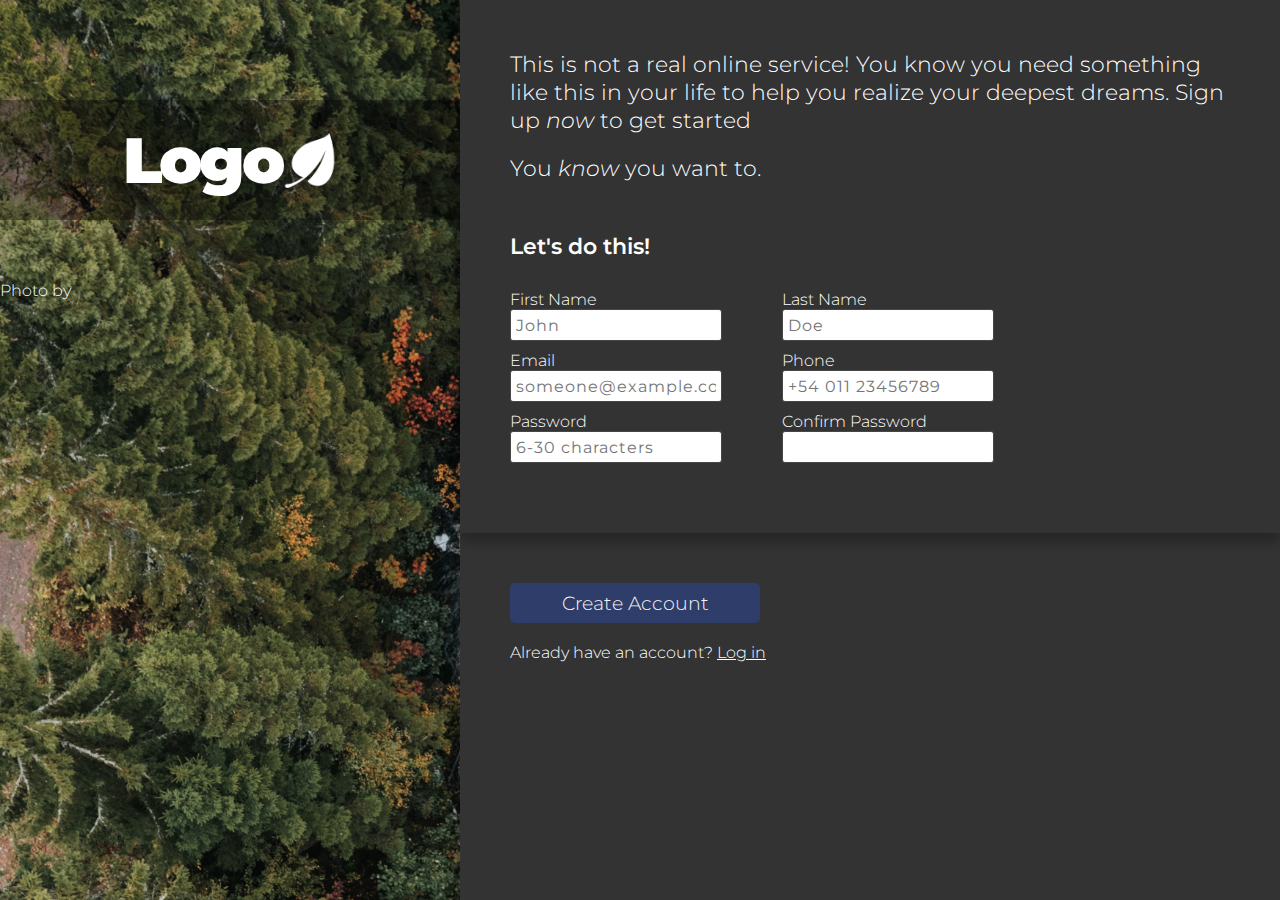
<file: index.html>
<!DOCTYPE html>
<html lang="en">
<head>
    <meta charset="UTF-8">
    <meta http-equiv="X-UA-Compatible" content="IE=edge">
    <meta name="viewport" content="width=device-width, initial-scale=1.0">
    <link href="sign-up/index.css" rel="stylesheet">
    <title>Sign-Up</title>
</head>
<body>
    <div class="container">
        <div class="left-container">
            <div class="logo-container">
                <div class="logo-background-square">
                    <div class="logo">
                        <h1>Logo</h1>
                        <img src="sign-up/logo.png" alt="Logo">
                    </div>
                </div>
            </div>
            <div id="image-author-credit">
                <p>Photo by </p>
            </div> 
        </div>
        <div class="right-container">
            <div class="text-section">
                <h2>This is not a real online service! You know you need something
                    like this in your life to help you realize your deepest dreams.
                    Sign up <em>now</em> to get started
                </h2>
                <h2>
                    You <em>know</em> you want to.
                </h2>
            </div>
            <div class="form-section">
                <div class="form">
                    <form action="#" method="post">
                        <h2 id="form-title">Let's do this!</h2>
                        <div class="section">
                            <div class="section left">
                                <label for="first_name">First Name</label>
                                <input type="text" id="first_name" name="first_name" placeholder="John">
                                <label for="email">Email</label>
                                <input type="email" id="email" name="email" placeholder="someone@example.com">
                                <label for="password">Password</label>
                                <input type="password" id="password" name="password" placeholder="6-30 characters">
                            </div>
                            <div class="section right">
                                <label for="last_name">Last Name</label>
                                <input type="text" id="last_name" name="last_name" placeholder="Doe">
                                <label for="phone">Phone</label>
                                <input type="phone" id="phone" name="phone" placeholder="+54 011 23456789">
                                <label for="password">Confirm Password</label>
                                <input type="password" id="password" name="password" placeholder="">
                            </div>
                        </div>
                    </form>
                </div>
            </div>
            <div class="sign-up-section">
                <div class="create-account-section">
                    <button type="submit">Create Account</button>
                    <p id="login-text">Already have an account? <a href="log-in.html">Log in</a></p>
                </div>
            </div>
        </div>
    </div>
</body>
</html>
</file>
<file: sign-up/index.css>
@import url('https://fonts.googleapis.com/css2?family=Montserrat:wght@100;200;300;400;500;600;700;800;900&display=swap');

*{
    font-weight: 300;
    margin: 0;
    padding: 0;
    color: #ffffff;
}

h1{
    letter-spacing: -3px;
    font-weight: 900;
    font-size: 4rem;
    font-family: 'Montserrat';
}

h2{
    font-size: 1.4rem;
    width: clamp(25ch,75ch);
}

p {
    width: clamp(45ch,50%);
}

button{
    font-size: 1.2rem;
    width: 250px;
    height: 40px;
    font-family: 'Montserrat';
    border-radius: 5px;
    border: 0;
    color: whitesmoke;
    background-color: rgb(47, 61, 107);
}

button:hover{
    background-color: rgb(70, 91, 161);
}

button:active{
    background-color: rgb(96, 124, 218);
}

body{
    background-image: url(side-image.jpg);
    background-size: cover;
}

.container{
    color: #2e2e2e;
    font-family: 'Montserrat';
    display: flex;
    flex-wrap: wrap;
}

.text-section{
    padding: 50px;
}

.text-section h2:first-child{
    margin-bottom: 20px;
}

.form-section{
    flex: 1;
}

.sign-up-section{
    flex: 1;
    width: 100%;
    position: absolute;
    z-index: -1;
    background-color: #333333;
}

.left-container{
    flex: 1;
    height: 300px;
    flex-basis: 300px;
    flex-direction: column;
    position: relative;
}

.left-container > div{
    display: flex;
    
}

.logo-container{
    color: rgb(255, 255, 255);
    width: 100%;
    top: 100px;
    display: flex;
    position: absolute;
    align-items: center;
    justify-content: center;
}

.logo{
    color: rgb(255, 255, 255);
    display: flex;
    align-items: center;
    justify-content: center;
}

.logo > img{
    width: 55px;
    height: auto;
}

.logo-background-square{
    width: 100%;
    height: 120px;
    display: flex;
    align-items: center;
    justify-content: center;
    background-color: rgba(0, 0, 0, 0.32);
}

.right-container{
    background-color: #333333;
    background-image:none;
    height: 100dvh;
    flex: 2;
    flex-basis: 500px;
    flex-wrap: nowrap;
    flex-direction: column;
    box-shadow: -10px 0px 10px rgba(0, 0, 0, 0.24);
    position:relative;
    z-index:10;
}

.main-text{
    flex: 1;
    display: flex;
    flex-direction: column;
    gap: 20px;
    padding: 50px;
}

label{
    padding-top: 10px;
}

.form{
    color: #ffffff;
    font-weight: bolder;
    background-color: #333333;
    display: flex;
    padding: 50px;
    padding-top: 0;
    font-size: 1rem;
    z-index:10;
    box-shadow: 0px 10px 10px rgba(0, 0, 0, 0.24);
}

#form-title{
    font-weight: 600;
    padding-bottom: 20px;
}

.form .section{
    display: flex;
    flex-wrap: wrap;
    column-gap: 60px;
    padding-bottom: 10px;
}

.section .left{
    flex-direction: column;
}

.section .right{
    flex-direction: column;
}

#first_name, #last_name, #email, #phone, #password{
    font-size: 1rem;
    font-family: 'Montserrat';
    font-weight: 400;
    letter-spacing: 1px;
    width: clamp(150px,200px,240px);
    height: 20px;
    padding: 5px;
    color: #ffffff;
    border: #464646 solid 0.5px;
    border-radius: 3px;
}

.create-account-section{
    display: flex;
    flex-direction: column;
    gap: 20px;
    padding: 50px;
}

#login-text{
    font-family: 'Montserrat';
    font-size: 1.0rem;
}

#image-author-credit{
    position: absolute;
    bottom: 0;
    align-self: center;
}
</file>
